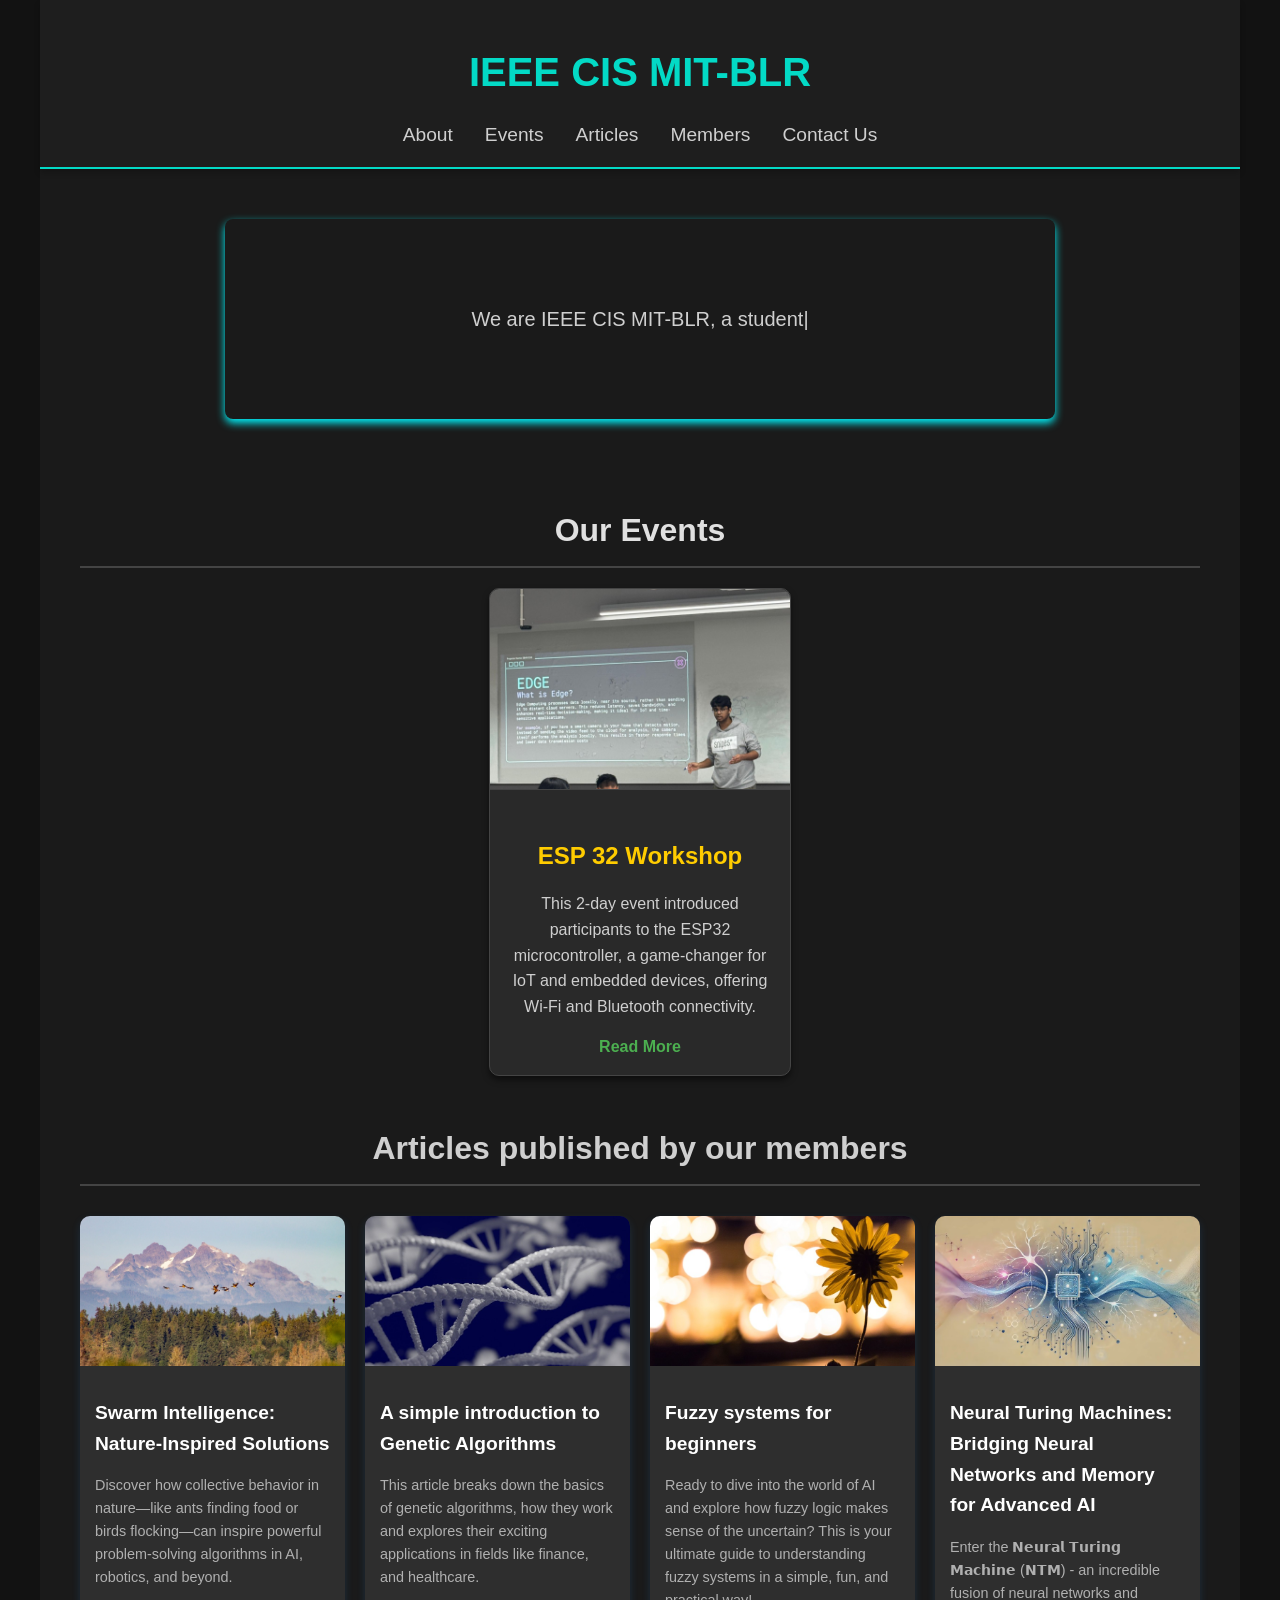
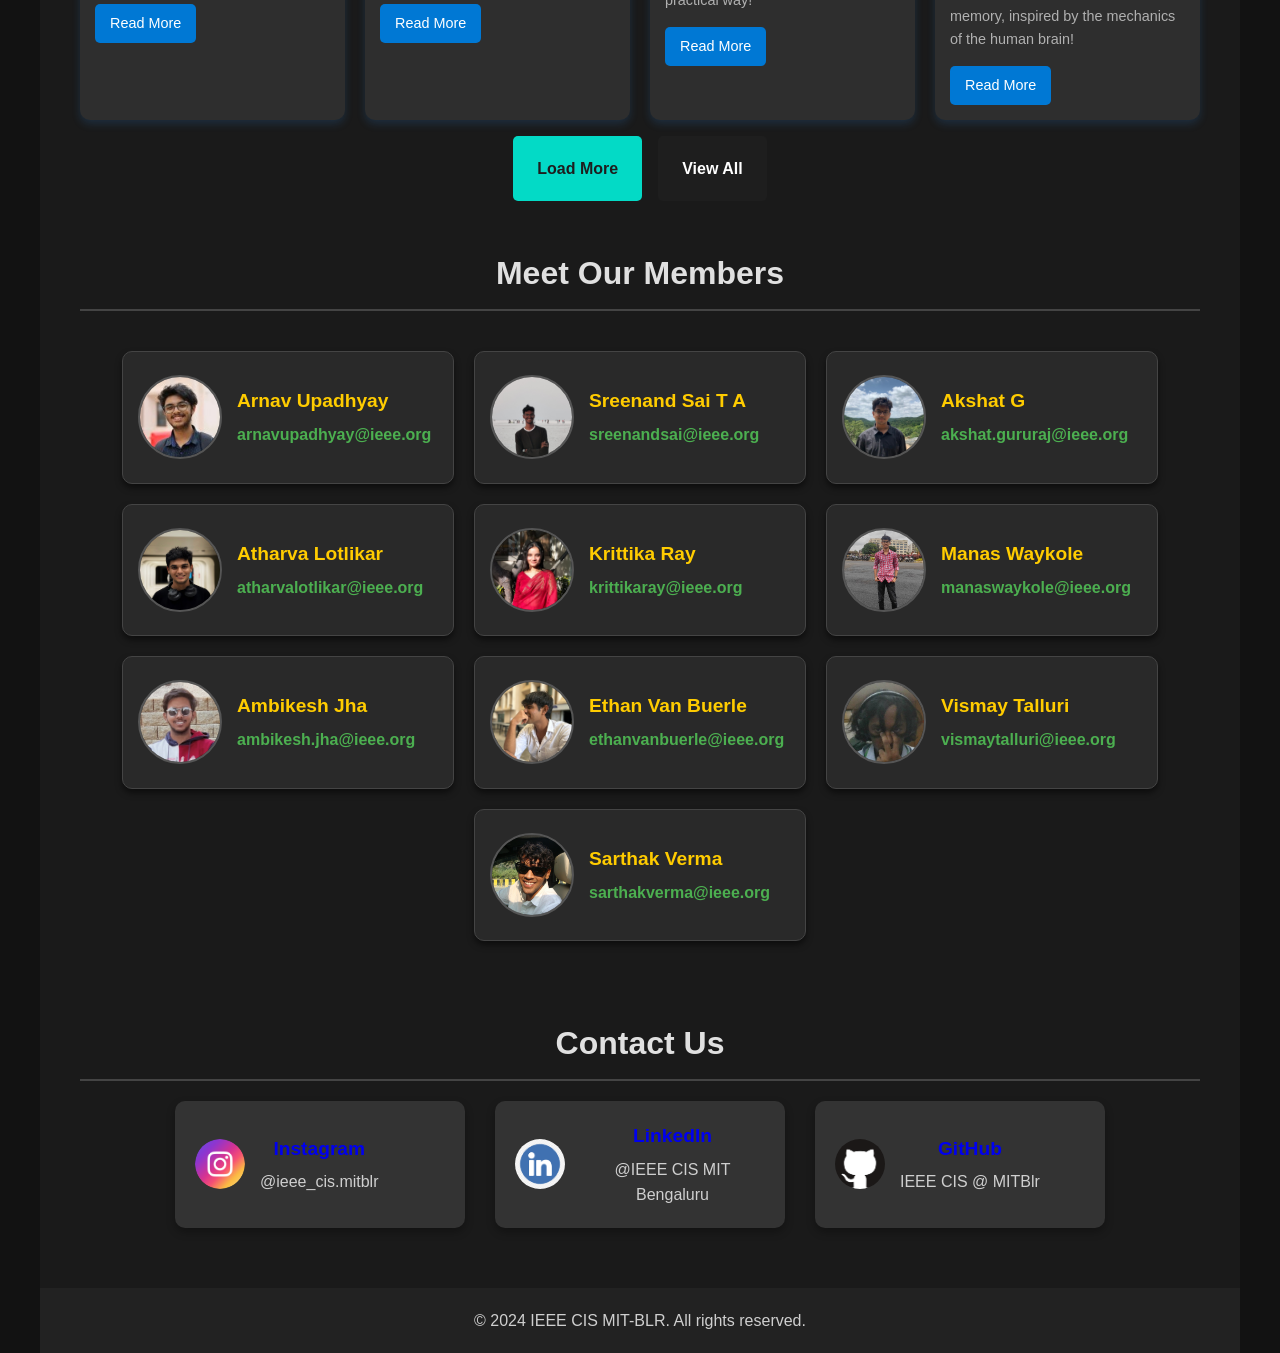
<file: index.html>
<!DOCTYPE html>
<html lang="en">
<head>
    <meta charset="UTF-8">
    <meta name="viewport" content="width=device-width, initial-scale=1.0">
    <meta name="author" content="Akshat G">
    <meta name="copyright" content="2024 IEEE CIS MIT-BLR">
    <title>IEEE CIS MIT-BLR</title>
    <link rel="stylesheet" href="css/styles.css">
    <link rel="icon" href="images/logo.jpg" type="image/x-icon">
    
</head>
<body>
    <!-- Header -->
    <header class="header">
        <h1>IEEE CIS MIT-BLR</h1>
        <nav class="nav">
            <ul>
                <li><a href="#about">About</a></li>
                <li><a href="#events">Events</a></li>
                <li><a href="#articles">Articles</a></li>
                <li><a href="#members">Members</a></li>
                <li><a href="#contact-us">Contact Us</a></li>
            </ul>
        </nav>
    </header>

    <main>
        <!-- About Section -->
        <section id="about">
            <div class="about-text-container">
                <p id="about-text"></p>
            </div>
        </section>


        <!-- Events Section -->
        <section id="events">
            <h2>Our Events</h2>
            <div class="events-container">
                <!-- Event cards will be dynamically added here -->
            </div>
        </section>


        <!-- Articles Section -->
        <section id="articles">
            <h2 class="section-heading">Articles published by our members</h2>
            <div class="articles-container">
                <!-- Articles will be dynamically added here -->
            </div>
            <div class="articles-actions">
                <button id="load-more" class="btn btn-load-more">Load More</button>
                <a href="articles.html" class="btn btn-view-all">View All</a>
            </div>
        </section>


        


        <!-- Members Section -->
        <section id="members">
            <h2>Meet Our Members</h2>
            <div class="members-container">
                <!-- Member cards will be dynamically added here -->
            </div>
        </section>


        <!-- Contact Us Section -->
        <section id="contact-us" class="contact-us">
            <div class="contact-container">
                <h2>Contact Us</h2>
                <div class="social-links">
                    <div class="social-card instagram">
                        <a href="https://www.instagram.com/ieee_cis.mitblr/" target="_blank" class="social-card-content">
                            <img src="images/socialMedia/Instagram.jpg" alt="Instagram" class="social-logo">
                            <div class="social-text">
                                <h3>Instagram</h3>
                                <p>@ieee_cis.mitblr</p>
                            </div>
                        </a>
                    </div>
                    <div class="social-card linkedin">
                        <a href="https://www.linkedin.com/company/ieee-cis-mitblr/posts/?feedView=all" target="_blank" class="social-card-content">
                            <img src="images/socialMedia/linkedin.png" alt="LinkedIn" class="social-logo">
                            <div class="social-text">
                                <h3>LinkedIn</h3>
                                <p>@IEEE CIS MIT Bengaluru</p>
                            </div>
                        </a>
                    </div>
                    <div class="social-card github">
                        <a href="https://github.com/IEEE-CIS-MITBlr" target="_blank" class="social-card-content">
                            <img src="images/socialMedia/github.png" alt="LinkedIn" class="social-logo">
                            <div class="social-text">
                                <h3>GitHub</h3>
                                <p>IEEE CIS @ MITBlr</p>
                            </div>
                        </a>
                    </div>
                    <!-- Add more social cards here if needed -->
                </div>
            </div>
        </section>
    </main>

    <footer>
        <p>&copy; 2024 IEEE CIS MIT-BLR. All rights reserved.</p>
    </footer>

    <script src="scripts/about.js"></script>
    <script src="scripts/scripts.js"></script>
</body>
</html>
</file>
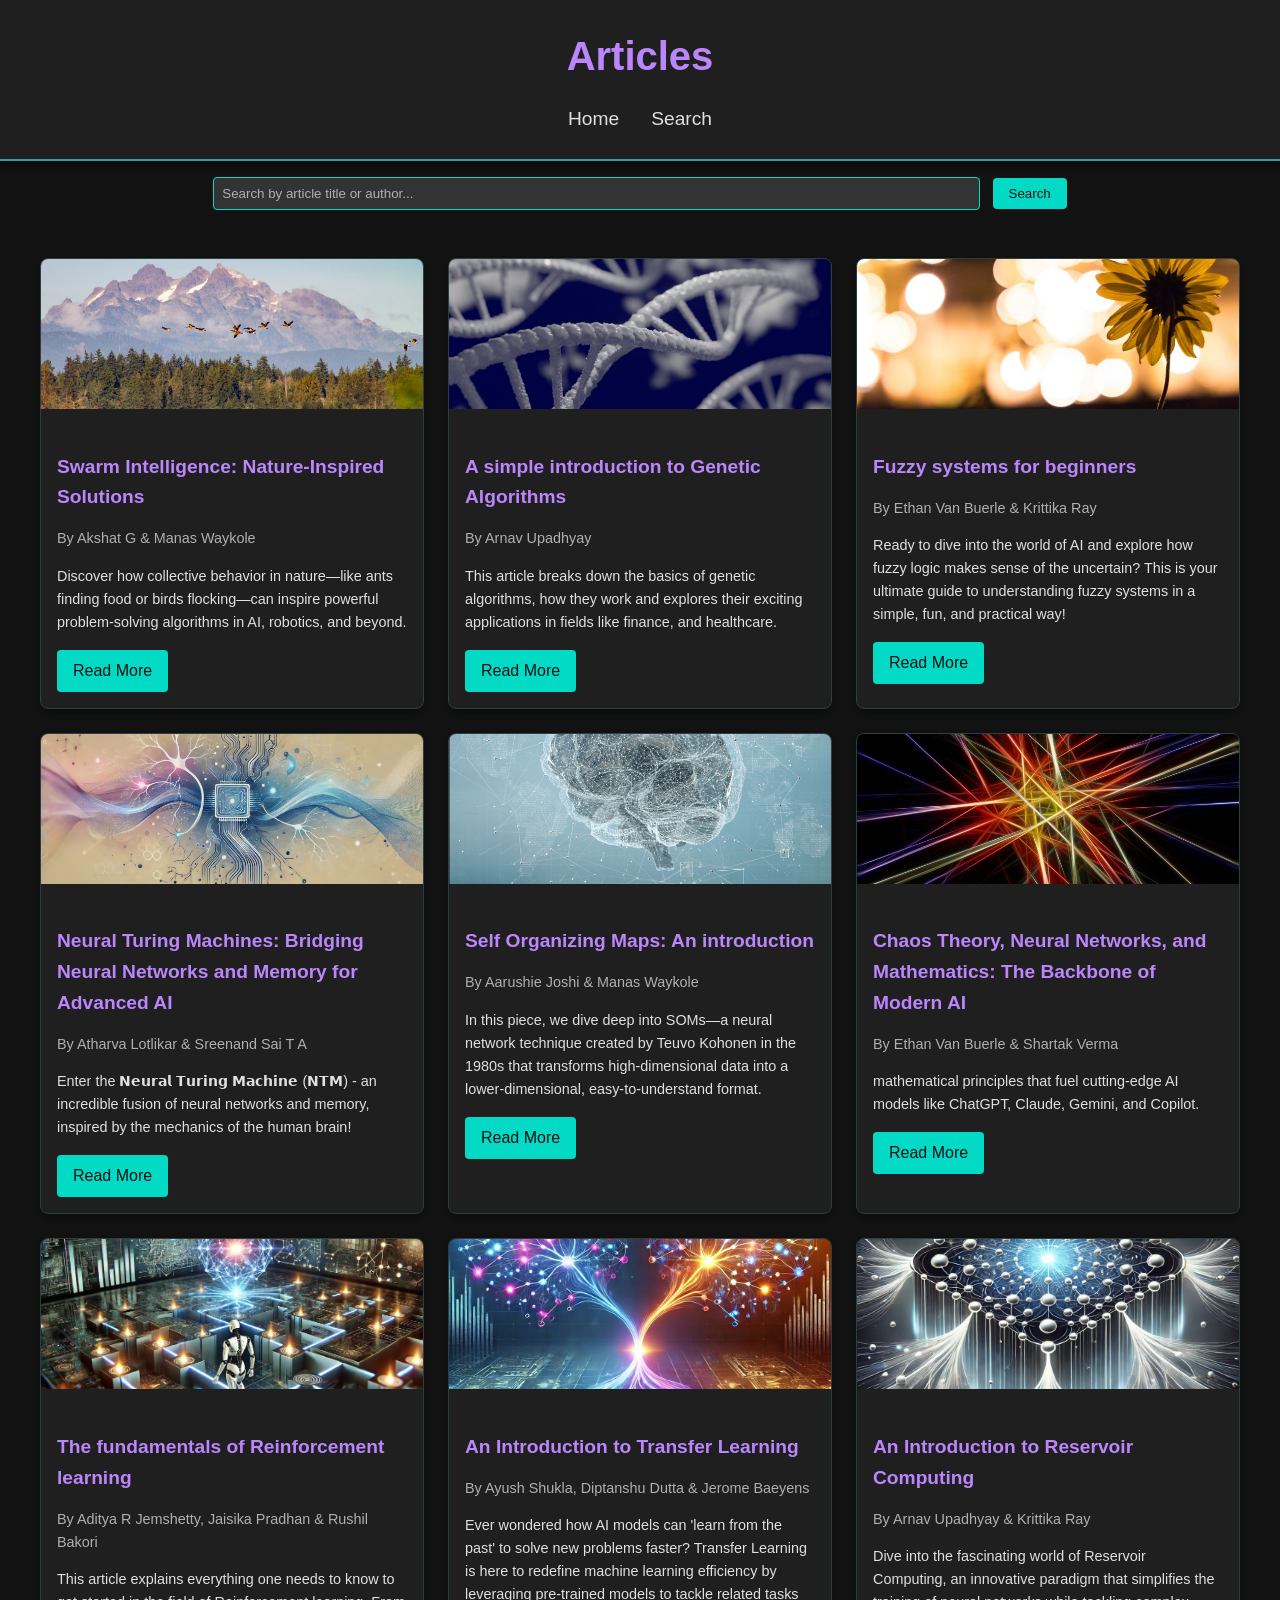
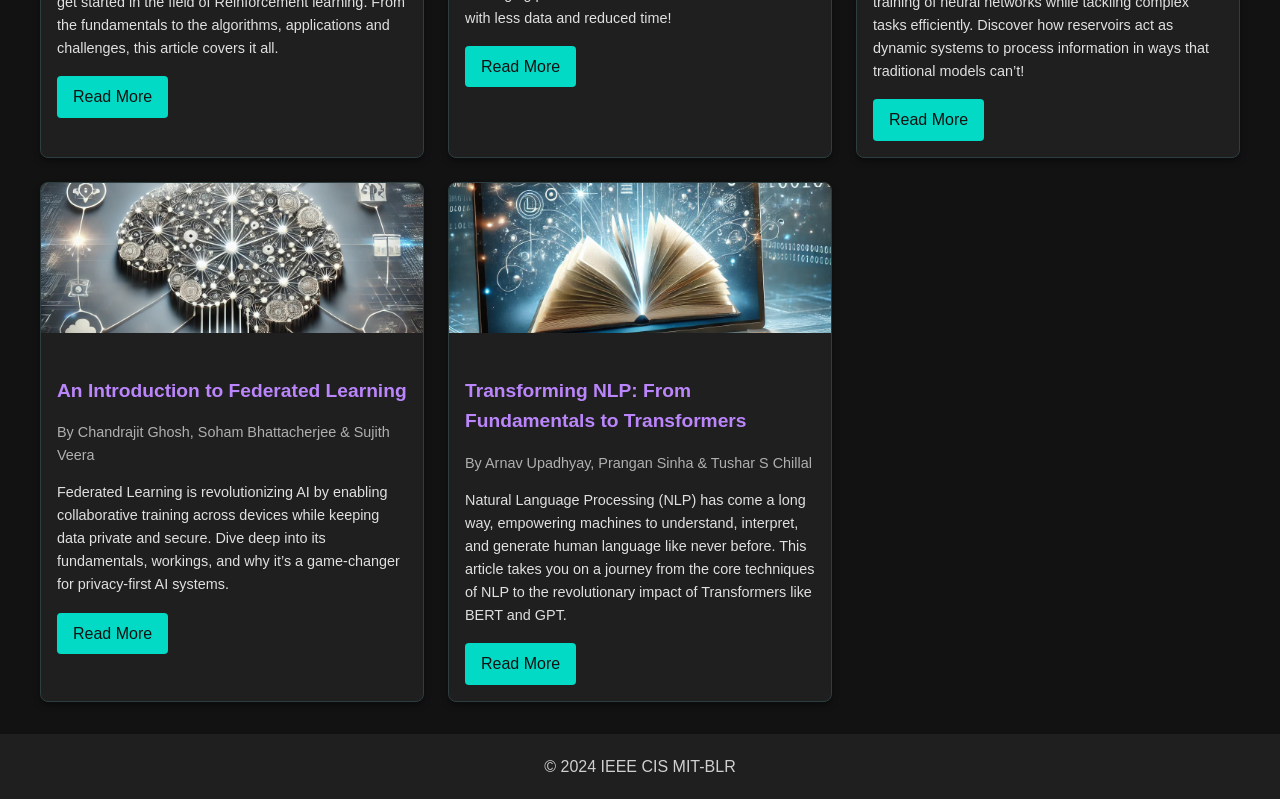
<file: articles.html>
<!DOCTYPE html>
<html lang="en">
<head>
    <meta charset="UTF-8">
    <meta name="viewport" content="width=device-width, initial-scale=1.0">
    <title>Articles</title>
    <link rel="stylesheet" href="css/articles.css">
    <script defer src="scripts/articles.js"></script>
</head>
<body>
    <header class="header">
        <h1>Articles</h1>
        <nav class="nav">
            <ul>
                <li><a href="index.html">Home</a></li>
                <li><a href="#search">Search</a></li>
            </ul>
        </nav>
    </header>

    <main>
        <section class="search-container" id="search">
            <!-- Remove the toggle button as it's no longer needed -->
            <input type="text" id="search-input" placeholder="Search by article title or author...">
            <button id="search-button">Search</button>

            <!-- Suggestions will appear here -->
            <div class="search-suggestions"></div>
        </section>

        <section class="articles-container">
            <!-- Articles will load here dynamically -->
        </section>
    </main>

    <footer class="footer">
        <p>&copy; 2024 IEEE CIS MIT-BLR</p>
    </footer>
</body>
</html>
</file>
<file: css/styles.css>
/* ------------------------------
   DOCUMENT
------------------------------- */
html {
    scroll-padding-top: 150px; 
    max-width: 1200px; /* Maximum width for the entire page */
    margin: 0 auto; /* Center the page horizontally */
    padding: 0 20px; /* Add padding to prevent content from touching edges */
}

/* General body styling */
body {
    background-color: #121212;
    color: #cfcfcf;
    margin: 0;
    font-family: Arial, sans-serif;
    line-height: 1.6;
}

/* ------------------------------
   HEADER
------------------------------- */
.header {
    background: #1e1e1e;
    padding: 1rem 0; 
    display: flex;
    flex-direction: column; 
    align-items: center;
    position: sticky; 
    top: 0;
    z-index: 1000; 
    border-bottom: 2px solid #03dac6;
}

.header h1 {
    margin: 0;
    font-size: 2.5rem;
    color: #03dac6;
    text-align: center;
    width: 100%; 
    margin-top: 1.5rem; 
}

.nav {
    margin-top: 1rem;
    width: 100%; 
}

.nav ul {
    list-style: none;
    padding: 0;
    margin: 0;
    display: flex;
    justify-content: center; 
    gap: 2rem;
}

.nav a {
    text-decoration: none;
    font-size: 1.2rem;
    color: #cfcfcf;
    transition: color 0.3s ease, font-size 0.3s ease;
}

.nav a:hover {
    color: #03dac6;
    font-size: 1.4rem;
}

.header {
    box-shadow: 0px 4px 6px rgba(0, 0, 0, 0.2);
}

/* Responsive styles for smaller screens */
@media (max-width: 768px) {
    .header {
        align-items: flex-start; 
    }

    .header h1 {
        font-size: 2rem;
        text-align: center;
    }

    /* Wrap navigation items */
    .nav ul {
        flex-wrap: wrap;
        gap: 15px;
        justify-content: center;
    }

    .nav ul li a {
        font-size: 1rem;
    }
}

@media (max-width: 480px) {
    .header h1 {
        font-size: 1.6rem;
        text-align: center;
    }

    .nav ul {
        flex-direction: row; 
        align-items: center;
        justify-content: center; 
    }

    .nav ul li a {
        font-size: 0.9rem;
    }
}

main {
    padding: 20px;
    background-color: #1a1a1a; 
    color: #f0f0f0; 
}

main h2 {
    text-align: center;
    font-size: 2rem;
    color: #e0e0e0;
    margin-bottom: 20px;
    border-bottom: 2px solid #444;
    padding-bottom: 10px;
}


/* ------------------------------
   ABOUT SECTION
------------------------------- */
#about {
    padding: 20px 20px;  
    color: #cfcfcf;  
    text-align: center;
    margin-bottom: 30px;  
}

.about-text-container {
    width: 80%;
    max-width: 800px;
    margin: 0 auto;
    padding: 0px 15px;  
    font-family: 'Consolas', sans-serif;  
    font-size: 20px;  
    line-height: 1.6; 
    white-space: pre-wrap;
    word-wrap: break-word;
    overflow-wrap: break-word;
    word-break: break-word;
    color: #cfcfcf;  
    position: relative;
    border-radius: 8px;  
    box-shadow: 0 4px 8px rgb(0, 247, 255);  
    margin-top: 10px; 
}

#about-text::after {
    content: '|';  
    animation: blink 0.8s infinite;  
}

@keyframes blink {
    0% { visibility: visible; }
    50% { visibility: hidden; }
    100% { visibility: visible; }
}

@media (max-width: 768px) {
    .about-text-container {
        font-size: 14px;  
        padding: 8px 12px; 
    }
    .section-title h2 {
        font-size: 1.8em; 
    }
}



/* ------------------------------
   EVENTS SECTION
------------------------------- */
#events {
    padding: 10px 20px;
}

.events-container {
    display: flex;
    flex-wrap: wrap;
    gap: 20px;
    justify-content: center;
}

.event-card {
    background-color: #292929;
    border: 1px solid #444;
    border-radius: 10px;
    width: 300px;
    box-shadow: 0 4px 6px rgba(0, 0, 0, 0.5);
    overflow: hidden;
    transition: transform 0.3s ease, box-shadow 0.3s ease;
}

.event-card:hover {
    transform: scale(1.05);
    box-shadow: 0 4px 8px rgb(0, 247, 255);  
}

.event-card img {
    width: 100%;
    height: 200px;
    object-fit: cover;
    border-bottom: 1px solid #444;
}

.event-content {
    padding: 15px;
    text-align: center;
}

.event-title {
    font-size: 1.5rem;
    color: #ffcc00; 
    margin-bottom: 10px;
}

.event-description {
    font-size: 1rem;
    color: #cfcfcf;
    margin-bottom: 15px;
}

.event-content a {
    text-decoration: none;
    color: #4caf50;
    font-weight: bold;
    transition: color 0.3s;
}

.event-content a:hover {
    color: #81c784;
}

/* ------------------------------
   MEMBERS SECTION
------------------------------- */
#members {
    padding: 10px 20px;
}

.members-container {
    display: flex;
    flex-wrap: wrap;
    gap: 20px;
    justify-content: center;
    margin-top: 40px;
}

.member-card {
    display: flex;
    align-items: center;
    background-color: #292929;
    border: 1px solid #444;
    border-radius: 10px;
    padding: 15px;
    width: 300px;
    box-shadow: 0 4px 6px rgba(0, 0, 0, 0.5);
    transition: transform 0.3s ease, box-shadow 0.3s ease;
}

.member-card:hover {
    transform: scale(1.05);
    box-shadow: 0 4px 8px rgb(0, 247, 255);  
}

.member-photo {
    width: 80px;
    height: 80px;
    border-radius: 50%;
    object-fit: cover;
    margin-right: 15px;
    border: 2px solid #555;
}

.member-info {
    display: flex;
    flex-direction: column;
    justify-content: center;
}

.member-name {
    font-size: 1.2rem;
    color: #ffcc00; 
    margin-bottom: 5px;
    text-align: left;
}

.member-email {
    text-decoration: none;
    color: #4caf50;
    font-weight: bold;
    font-size: 1rem;
    transition: color 0.3s;
    text-align: left;
    margin-bottom: 20px;
}

.member-email:hover {
    color: #81c784;
}

@media (max-width: 768px) {
    .event-card,
    .member-card {
        width: 100%;
    }

    .member-card {
        flex-direction: column;
        align-items: center;
        text-align: center;
    }

    .member-photo {
        margin-right: 0;
        margin-bottom: 10px;
    }
}


/* ------------------------------
   ARTICLES SECTION
------------------------------- */
#articles {
    padding: 10px 20px;
    color: #cfcfcf;
}

#articles .section-heading {
    text-align: center;
    font-size: 2rem;
    color: #cfcfcf;
    margin-bottom: 30px;
}

.articles-container {
    display: grid;
    grid-template-columns: repeat(auto-fit, minmax(250px, 1fr));
    gap: 20px;
    justify-content: center;
}

.article-card {
    background-color: #2e2e2e;
    border-radius: 10px;
    box-shadow: 0 4px 8px rgba(46, 126, 206, 0.2);
    overflow: hidden;
    transition: transform 0.2s ease, box-shadow 0.2s ease;
    max-width: 300px; /* Maximum width for each box */
    margin: 0 auto; /* Centers the box within the grid cell */
}

.article-card:hover {
    transform: translateY(-5px);
    box-shadow: 0 8px 16px rgba(32, 179, 212, 0.3);
}

.article-image {
    width: 100%;
    height: 150px;
    object-fit: cover;
}

.article-content {
    padding: 15px;
}

.article-title {
    font-size: 1.2rem;
    color: #ffffff;
    margin: 10px 0;
}

.article-description {
    font-size: 0.9rem;
    color: #b0b0b0;
    margin-bottom: 15px;
}

.article-read-more {
    display: inline-block;
    padding: 8px 15px;
    font-size: 0.9rem;
    color: #ffffff;
    background-color: #0078d4;
    border-radius: 5px;
    text-decoration: none;
    transition: background-color 0.2s ease;
    margin: 0 auto;
    text-align: center;
}

.article-read-more:hover {
    background-color: #005bb5;
}

.articles-actions {
    display: flex;
    justify-content: center;
    gap: 1rem;
    margin-top: 1rem;
}

.btn {
    padding: 0.8rem 1.5rem;
    font-size: 1rem;
    font-weight: bold;
    border: none;
    border-radius: 5px;
    cursor: pointer;
    text-align: center;
    transition: background-color 0.3s ease, transform 0.3s ease;
}

.btn-load-more {
    background-color: #03dac6;
    color: #1e1e1e;
}

.btn-view-all {
    background-color: #1e1e1e;
    color: #ffffff;
    text-decoration: none;
    display: inline-block;
    line-height: 2.5rem;
}

.btn:hover {
    transform: scale(1.05);
}

.btn-load-more:hover {
    background-color: #02c4b2;
}

.btn-view-all:hover {
    background-color: #333333;
    color: #03dac6;
}

/* Responsive Styles */
@media (max-width: 480px) {
    .articles-actions {
        flex-direction: column;
        align-items: center;
        gap: 0.5rem;
    }

    .btn {
        width: 80%;
    }
}



/* ------------------------------
   CONTACT US SECTION
------------------------------- */
.contact-us {
    color: #cfcfcf; 
    padding: 40px 20px;
    text-align: center;
}

.contact-container {
    max-width: 1200px;
    margin: 0 auto;
}

.contact-us h2 {
    font-size: 2rem;
    margin-bottom: 20px;
}

.contact-us p {
    font-size: 1.2rem;
    margin-bottom: 30px;
}

#contact-us a:visited {
    color: #960be1; 
}


.social-links {
    display: flex;
    justify-content: center;
    gap: 30px;
    flex-wrap: wrap; 
}

.social-card {
    background-color: #333333;
    padding: 20px;
    border-radius: 10px;
    display: flex;
    align-items: center;
    justify-content: space-between;
    width: 250px;
    transition: transform 0.3s ease, box-shadow 0.3s ease;
    box-shadow: 0 4px 8px rgba(0, 0, 0, 0.3); 
}

.social-card-content {
    display: flex;
    align-items: center;
    text-decoration: none;
}

.social-logo {
    width: 50px;
    height: 50px;
    margin-right: 15px; 
    border-radius: 50%; 
}

.social-text h3 {
    font-size: 1.2rem;
    margin: 0;
}

.social-text p {
    font-size: 1rem;
    margin: 5px 0 0 0;
    color: #cfcfcf; 
}

.social-card:hover {
    transform: scale(1.05); 
}


/* ------------------------------
   CARD HIGHLIGHTS
------------------------------- */
.social-card.instagram:hover {
    box-shadow: 0 6px 16px rgb(217, 64, 228); 
}

.social-card.linkedin:hover {
    box-shadow: 0 6px 16px rgb(31, 141, 250);
}

.social-card.github:hover {
    box-shadow: 0 6px 16px rgba(255, 255, 255, 0.7); 
}


/* ------------------------------
   FOOTER
------------------------------- */
footer {
    background-color: #222222;
    color: #cfcfcf;
    text-align: center; 
    padding: 20px 0;
    position: relative; 
}

footer p {
    margin: 0;
    font-size: 1rem;
    color: #cfcfcf;
}

/* Responsive layout for smaller screens */
@media (max-width: 768px) {
    /* Adjust general layout */
    html {
        max-width: 100%;
        padding: 0 10px;
    }

    header {
        text-align: center;
    }

    .nav {
        display: flex;
        flex-direction: column;
        align-items: center;
        gap: 10px;
    }

    /* Stack member cards vertically */
    .member-card {
        flex-direction: column;
        text-align: center;
    }

    .member-card img {
        margin: 0 auto;
    }

    /* Events section: One card per row */
    .event-card {
        width: 100%; /* Full width for smaller screens */
        margin-bottom: 20px;
    }

    /* Articles section: Adjust grid */
    .article-card {
        width: 100%; /* Full width for smaller screens */
        margin-bottom: 20px;
    }
}

/* Even smaller screens */
@media (max-width: 480px) {
    /* Reduce padding */
    html {
        padding: 0 5px;
    }

    .about-container {
        font-size: 14px;
    }

    .contact-card {
        font-size: 12px;
    }
}
</file>
<file: css/articles.css>
/* ------------------------------
   GENERAL STYLES
------------------------------- */
body {
    background-color: #121212;
    color: #e0e0e0; /* Light grey for readability */
    margin: 0;
    font-family: 'Roboto', sans-serif;
    line-height: 1.6;
}

/* -----------------------------
   HEADER
------------------------------- */
.header {
    background: #1f1f1f;
    padding: 1.5rem 0;
    display: flex;
    flex-direction: column;
    align-items: center;
    position: sticky;
    top: 0;
    z-index: 1000;
    border-bottom: 2px solid #3f9b9b;
}

.header h1 {
    margin: 0;
    font-size: 2.5rem;
    color: #bb86fc; /* Purple for a subtle, modern feel */
    text-align: center;
}

.nav {
    margin-top: 1rem;
    width: 100%;
}

.nav ul {
    list-style: none;
    padding: 0;
    margin: 0;
    display: flex;
    justify-content: center;
    gap: 2rem;
}

.nav a {
    text-decoration: none;
    font-size: 1.2rem;
    color: #e0e0e0;
    transition: color 0.3s ease, font-size 0.3s ease;
}

.nav a:hover {
    color: #03dac6; /* Teal hover color */
    font-size: 1.4rem;
}

.header {
    box-shadow: 0px 4px 6px rgba(0, 0, 0, 0.5);
}

/* Responsive styles for smaller screens */
@media (max-width: 768px) {
    .header {
        text-align: center;
        align-items: center; /* Ensure header remains centered */
    }

    .header h1 {
        font-size: 2rem;
        text-align: center;
    }

    .nav ul {
        flex-wrap: wrap;
        gap: 15px;
        justify-content: center;
    }

    .nav ul li a {
        font-size: 1rem;
    }
}

@media (max-width: 480px) {
    .header h1 {
        font-size: 1.6rem;
        text-align: center;
    }

    .nav ul {
        flex-direction: row;
        align-items: center;
        justify-content: center;
    }

    .nav ul li a {
        font-size: 0.9rem;
    }
}


/* Search Section */
.search-container {
    padding: 1rem;
    text-align: center;
}

#search-input {
    padding: 0.5rem;
    width: 60%;
    margin-right: 0.5rem;
    border: 1px solid #03dac6;
    border-radius: 4px;
    background: #333333; /* Darker input background */
    color: #e0e0e0;
}

#search-input::placeholder {
    color: #b0b0b0; /* Lighter placeholder text */
}

#search-button {
    padding: 0.5rem 1rem;
    background: #03dac6;
    color: #121212;
    border: none;
    border-radius: 4px;
    cursor: pointer;
    transition: background 0.3s ease;
}

#search-button:hover {
    background: #018786;
}

/* Articles Section */
.articles-container {
    display: grid;
    grid-template-columns: repeat(3, 1fr);
    gap: 1.5rem;
    padding: 2rem 1rem;
    margin: 0 auto;
    max-width: 1200px;
}

.article-card {
    background: #1f1f1f;
    border: 1px solid #2c3e3f; /* Darker teal border */
    border-radius: 8px;
    overflow: hidden;
    box-shadow: 0 4px 6px rgba(0, 0, 0, 0.3);
    transition: transform 0.3s ease, box-shadow 0.3s ease;
}

.article-card:hover {
    transform: scale(1.05);
    box-shadow: 0 6px 8px rgba(0, 0, 0, 0.4);
}

.article-card img {
    width: 100%;
    height: 150px;
    object-fit: cover;
}

.article-content {
    padding: 1rem;
}

.article-title {
    font-size: 1.2rem;
    margin-bottom: 0.5rem;
    color: #bb86fc; /* Purple title */
}

.article-author {
    font-size: 0.9rem;
    margin-bottom: 0.5rem;
    color: #b0b0b0; /* Light gray for author names */
}

.article-description {
    font-size: 0.9rem;
    margin-bottom: 1rem;
    color: #e0e0e0; /* Light gray description */
}

.article-content a {
    display: inline-block;
    padding: 0.5rem 1rem;
    background: #03dac6;
    color: #121212;
    text-decoration: none;
    border-radius: 4px;
    transition: background 0.3s ease;
}

.article-content a:hover {
    background: #018786;
}

/* Responsive Styles */
@media (max-width: 1024px) {
    .articles-container {
        grid-template-columns: repeat(2, 1fr);
    }
}

@media (max-width: 768px) {
    .articles-container {
        grid-template-columns: 1fr;
    }
}

@media (max-width: 480px) {
    #search-input {
        width: 100%;
        margin: 0 0 1rem 0;
    }

    #search-button {
        width: 100%;
    }
}

/* ------------------------------
   SEARCH SUGGESTIONS STYLES
------------------------------- */
.search-suggestions {
    margin-top: 10px;
    margin-left: 15%;
    background: #333333;
    border-radius: 4px;
    max-height: 200px;
    overflow-y: auto;
    position: absolute;
    width: 60%;
    z-index: 10;
}

.suggestion-item {
    padding: 0.5rem;
    color: #e0e0e0;
    cursor: pointer;
    transition: background 0.3s ease;
}

.suggestion-item:hover {
    background: #03dac557;
}

/* ------------------------------
   FOOTER
------------------------------- */
footer {
    background-color: #1f1f1f;
    color: #cfcfcf;
    text-align: center;
    padding: 20px 0;
    position: relative;
}

footer p {
    margin: 0;
    font-size: 1rem;
}

/* Responsive layout for smaller screens */
@media (max-width: 768px) {
    html {
        padding: 0 10px;
    }

    header {
        text-align: center;
    }

    .nav {
        display: flex;
        flex-direction: column;
        align-items: center;
        gap: 10px;
    }
}

@media (max-width: 480px) {
    html {
        padding: 0 5px;
    }
}
</file>
